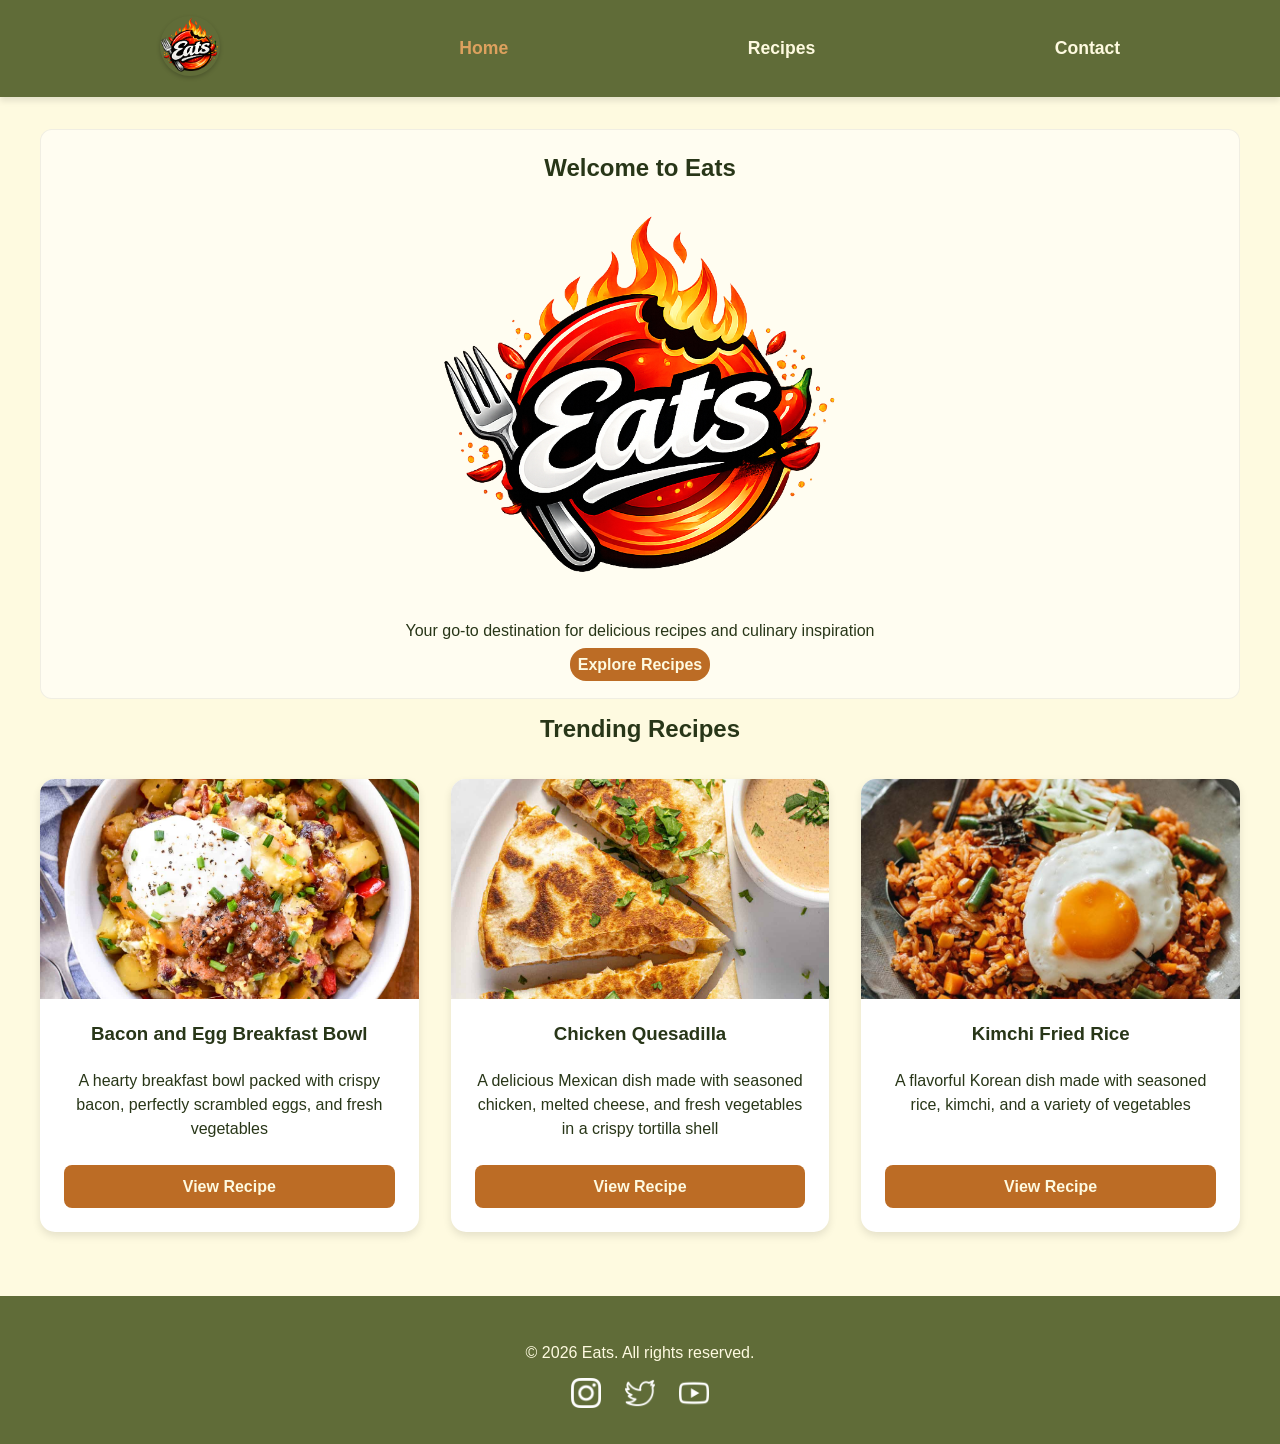
<file: index.html>
<!DOCTYPE html>
<html lang="en">
    <head>
        <meta charset="UTF-8">
        <meta name="viewport" content="width=device-width, initial-scale=1.0">
        <link rel="stylesheet" href="assets/css/styles.css">
        <title>Eats</title>
    </head>
    <body>
        <header>
            <nav aria-label="Primary">
                <a href="index.html" class="logo-link">
                    <img src="assets/images/logo.png" alt="Eats Logo" id="nav-logo">
                </a>
                <a href="index.html" class="active">Home</a>
                <a href="recipes.html">Recipes</a>
                <a href="contact.html">Contact</a>
            </nav>
        </header>

        <main>
            <section class="hero">
                <h1>Welcome to Eats</h1>
                <img src="assets/images/logo.png" alt="Eats Logo" id="index-logo">
                <p>Your go-to destination for delicious recipes and culinary inspiration</p>
                <a href="recipes.html" class="btn">Explore Recipes</a>
            </section>

            <section class="trending-recipes">
                <h2>Trending Recipes</h2>
                
                <div class="recipe-grid">
                    
                    <article class="recipe-card">
                        <img src="assets/images/breakfast-bowl.jpg" alt="Bacon and Egg Breakfast Bowl" class="recipe-card-image">
                        <div class="card-content">
                            <h3 class="recipe-card-title">Bacon and Egg Breakfast Bowl</h3>
                            <p class="recipe-card-description">A hearty breakfast bowl packed with crispy bacon, perfectly scrambled eggs, and fresh vegetables</p>
                            <a href="bacon-and-egg-breakfast-bowl.html" class="recipe-card-btn">View Recipe</a>
                        </div>
                    </article>

                    <article class="recipe-card">
                        <img src="assets/images/chicken-quesadilla.jpg" alt="Chicken Quesadilla" class="recipe-card-image">
                        <div class="card-content">
                            <h3 class="recipe-card-title">Chicken Quesadilla</h3>
                            <p class="recipe-card-description">A delicious Mexican dish made with seasoned chicken, melted cheese, and fresh vegetables in a crispy tortilla shell</p>
                            <a href="chicken-quesadilla.html" class="recipe-card-btn">View Recipe</a>
                        </div>
                    </article>
                    
                    <article class="recipe-card">
                        <img src="assets/images/kimchi-fried-rice.jpg" alt="Kimchi Fried Rice" class="recipe-card-image">
                        <div class="card-content">
                            <h3 class="recipe-card-title">Kimchi Fried Rice</h3>
                            <p class="recipe-card-description">A flavorful Korean dish made with seasoned rice, kimchi, and a variety of vegetables</p>
                            <a href="kimchi-fried-rice.html" class="recipe-card-btn">View Recipe</a>
                        </div>
                    </article>

                </div>
                </section>
        </main>

        <footer>
            <p>&copy; 2026 Eats. All rights reserved.</p>
            <a href="https://www.instagram.com" target="_blank" rel="noopener noreferrer" aria-label="Visit Eats on Instagram">
                <img src="assets/images/icon-instagram.png" alt="Instagram Icon" class="footer-icon">
            </a>
            <a href="https://www.twitter.com" target="_blank" rel="noopener noreferrer" aria-label="Visit Eats on X (Twitter)">
                <img src="assets/images/icon-twitter.png" alt="Twitter Icon" class="footer-icon">
            </a>
            <a href="https://www.youtube.com" target="_blank" rel="noopener noreferrer" aria-label="Visit Eats on YouTube">
                <img src="assets/images/icon-youtube.png" alt="YouTube Icon" class="footer-icon">
            </a>
        </footer>
    </body>
</html>
</file>
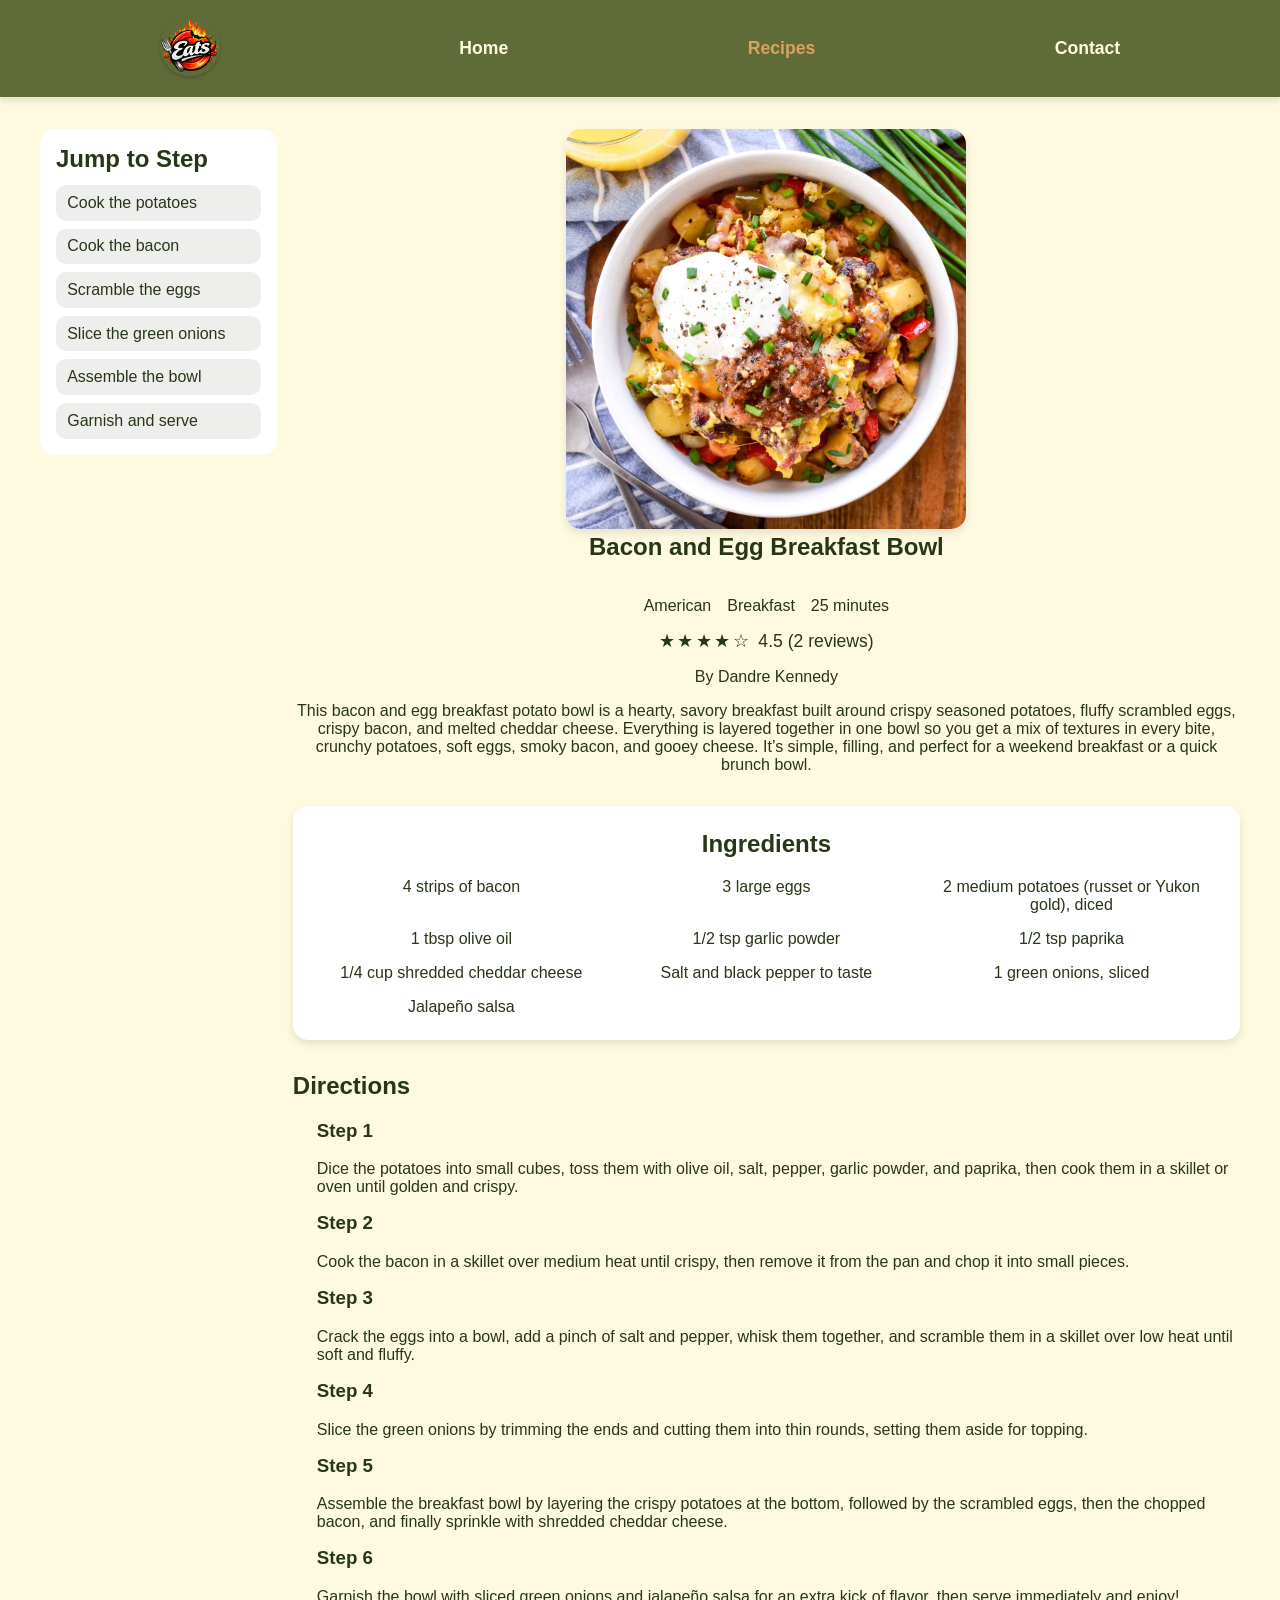
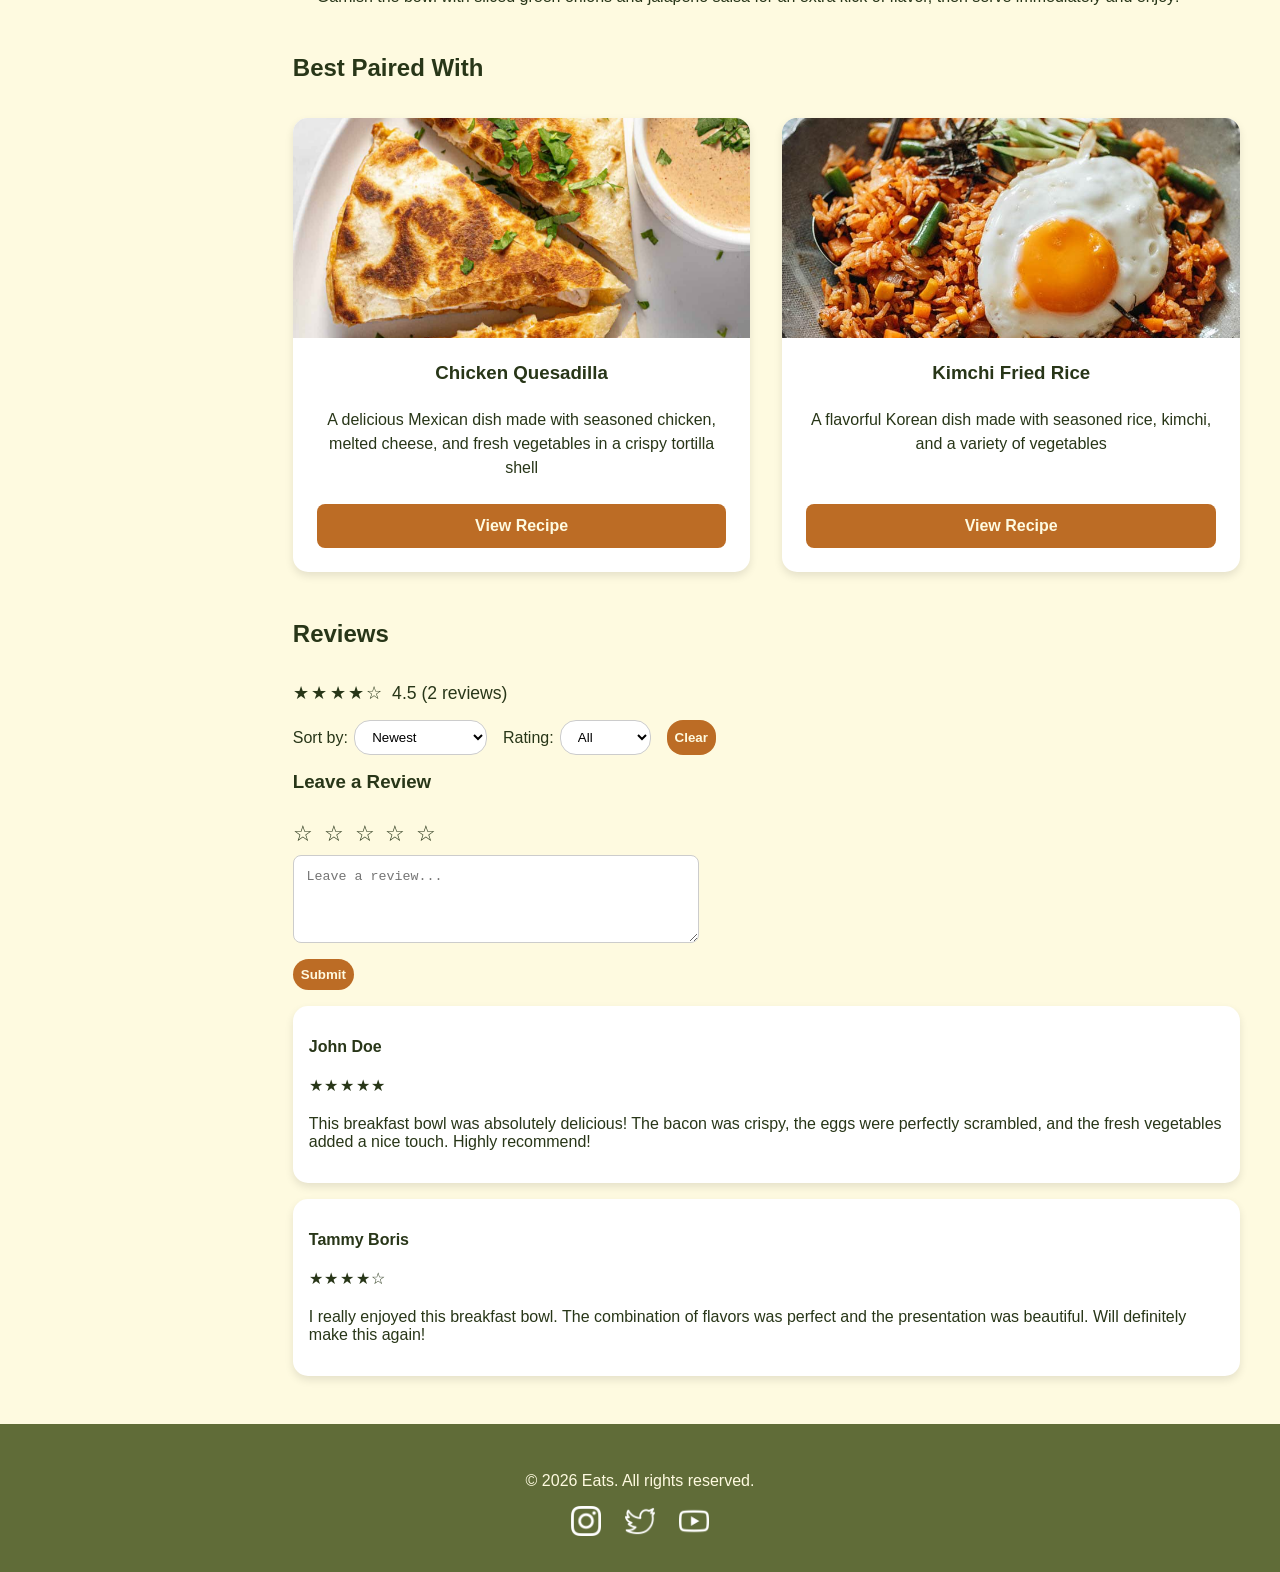
<file: bacon-and-egg-breakfast-bowl.html>
<!DOCTYPE html>
<html lang="en">
    <head>
        <meta charset="UTF-8">
        <meta name="viewport" content="width=device-width, initial-scale=1.0">
        <link rel="stylesheet" href="assets/css/styles.css">
        <title>Bacon and Egg Breakfast Bowl - Eats</title>
    </head>

    <body>
        <header>
            <nav aria-label="Primary">
                <a href="index.html" class="logo-link">
                    <img src="assets/images/logo.png" alt="Eats Logo" id="nav-logo">
                </a>
                <a href="index.html">Home</a>
                <a href="recipes.html" class="active">Recipes</a>
                <a href="contact.html">Contact</a>
            </nav>
        </header>

        <main>
            <div class="recipe-pages-layout">
                <div class="recipe-content">
                    <section class="hero-section">
                        <img src="assets/images/breakfast-bowl.jpg" alt="Bacon and Egg Breakfast Bowl" class="hero-image">
                        <h1 class="recipe-title">Bacon and Egg Breakfast Bowl</h1>

                        <div class="recipe-details">
                            <p class="recipe-cuisine">American</p>
                            <p class="recipe-type">Breakfast</p>
                            <p class="recipe-time">25 minutes</p>
                        </div>
                        
                        <div class="rating-display">
                            ★★★★☆
                            <span class="rating-count">4.5 (2 reviews)</span>
                        </div>
                        
                        <p class="recipe-author">By Dandre Kennedy</p>
                        <p class="recipe-description">This bacon and egg breakfast potato bowl is a hearty, savory breakfast built around crispy seasoned potatoes, fluffy scrambled eggs, crispy bacon, and melted cheddar cheese. 
                            Everything is layered together in one bowl so you get a mix of textures in every bite, crunchy potatoes, soft eggs, smoky bacon, and gooey cheese. 
                            It’s simple, filling, and perfect for a weekend breakfast or a quick brunch bowl.</p>

                        <div class="ingredients-container">
                            <h2>Ingredients</h2>

                            <ul class="ingredients-list">
                                <li>4 strips of bacon</li>
                                <li>3 large eggs</li>
                                <li>2 medium potatoes (russet or Yukon gold), diced</li>
                                <li>1 tbsp olive oil</li>
                                <li>1/2 tsp garlic powder</li>
                                <li>1/2 tsp paprika</li>
                                <li>1/4 cup shredded cheddar cheese</li>
                                <li>Salt and black pepper to taste</li>
                                <li>1 green onions, sliced</li>
                                <li>Jalapeño salsa</li>
                            </ul>
                        </div>
                    </section>

                    <section class="directions-section">
                        <h2>Directions</h2>
                        <ol class="directions-list">
                            <li id="step-1">
                                <h3>Step 1</h3>
                                <p>Dice the potatoes into small cubes, toss them with olive oil, salt, pepper, garlic powder, and paprika, then cook them in a skillet or oven until golden and crispy.</p>
                            </li>

                            <li id="step-2">
                                <h3>Step 2</h3>
                                <p>Cook the bacon in a skillet over medium heat until crispy, then remove it from the pan and chop it into small pieces.</p>
                            </li>

                            <li id="step-3">
                                <h3>Step 3</h3>
                                <p>Crack the eggs into a bowl, add a pinch of salt and pepper, whisk them together, and scramble them in a skillet over low heat until soft and fluffy.</p>
                            </li>

                            <li id="step-4">
                                <h3>Step 4</h3>
                                <p>Slice the green onions by trimming the ends and cutting them into thin rounds, setting them aside for topping.</p>
                            </li>

                            <li id="step-5">
                                <h3>Step 5</h3>
                                <p>Assemble the breakfast bowl by layering the crispy potatoes at the bottom, followed by the scrambled eggs, then the chopped bacon, and finally sprinkle with shredded cheddar cheese.</p>
                            </li>

                            <li id="step-6">
                                <h3>Step 6</h3>
                                <p>Garnish the bowl with sliced green onions and jalapeño salsa for an extra kick of flavor, then serve immediately and enjoy!</p>
                            </li>
                        </ol>
                    </section>
                    
                    <section class="recommendation-section">
                        <h2>Best Paired With</h2>
                        
                        <div class="recipe-grid">
                            <article class="recipe-card">
                                <img src="assets/images/chicken-quesadilla.jpg" alt="Chicken Quesadilla" class ="recipe-card-image">
                                
                                <div class="card-content">
                                    <h3 class="recipe-card-title">Chicken Quesadilla</h3>
                                    <p class="recipe-card-description">A delicious Mexican dish made with seasoned chicken, melted cheese, and fresh vegetables in a crispy tortilla shell</p>
                                    <a href="chicken-quesadilla.html" class="recipe-card-btn">View Recipe</a>
                                </div>
                            </article>

                            <article class="recipe-card">
                                <img src="assets/images/kimchi-fried-rice.jpg" alt="Kimchi Fried Rice" class ="recipe-card-image">
                                
                                <div class="card-content">
                                    <h3 class="recipe-card-title">Kimchi Fried Rice</h3>
                                    <p class="recipe-card-description">A flavorful Korean dish made with seasoned rice, kimchi, and a variety of vegetables</p>
                                    <a href="kimchi-fried-rice.html" class="recipe-card-btn">View Recipe</a>
                                </div>
                            </article>
                        </div>
                    </section>

                    <section class="ratings-section">
                        
                        <h2>Reviews</h2>

                        <div class="rating-display">
                            ★★★★☆
                            <span class="rating-count">4.5 (2 reviews)</span>
                        </div>

                        <div class="filters">

                            <div class="filter-group">
                                <label for="review-select">Sort by:</label>
                                <select id="review-select" name="review-select">
                                    <option value="newest">Newest</option>
                                    <option value="oldest">Oldest</option>
                                    <option value="highest-rated">Highest Rated</option>
                                    <option value="lowest-rated">Lowest Rated</option>
                                </select>
                            </div>

                            <div class="filter-group">
                                <label for="star-select">Rating:</label>
                                <select id="star-select" name="star-select">
                                    <option value="5">All</option>
                                    <option value="5">5 Stars</option>
                                    <option value="4">4 Stars</option>
                                    <option value="3">3 Stars</option>
                                    <option value="2">2 Stars</option>
                                    <option value="1">1 Star</option>
                                </select>
                            </div>

                            <button class="clear-filter">Clear</button>
                        </div>

                        <div class="leave-review">
                            <h3>Leave a Review</h3>
                            <div class="rating">
                                <span>☆</span>
                                <span>☆</span>
                                <span>☆</span>
                                <span>☆</span>
                                <span>☆</span>
                            </div>

                            <form class="review-form" aria-label="Leave a review form">
                                <textarea id="review-text-area" name="review-text-area" rows="4" placeholder="Leave a review..."></textarea>
                                <button type="submit" class="submit">Submit</button>
                            </form>
                        </div>

                        <div class="review-container">
                            <div class="review-card">
                                <p class="reviewer-name">John Doe</p>
                                <div class="rating-display">★★★★★</div>
                                <p class="review-text">This breakfast bowl was absolutely delicious! The bacon was crispy, the eggs were perfectly scrambled, and the fresh vegetables added a nice touch. Highly recommend!</p>
                            </div>

                            <div class="review-card">
                                <p class="reviewer-name">Tammy Boris</p>
                                <div class="rating-display">★★★★☆</div>
                                <p class="review-text">I really enjoyed this breakfast bowl. The combination of flavors was perfect and the presentation was beautiful. Will definitely make this again!</p>
                            </div>
                        </div>
                    </section>
                </div>

                <aside>
                    <div class="steps-links">
                        <h2>Jump to Step</h2>
                        <ol>
                            <li><a href="#step-1">Cook the potatoes</a></li>
                            <li><a href="#step-2">Cook the bacon</a></li>
                            <li><a href="#step-3">Scramble the eggs</a></li>
                            <li><a href="#step-4">Slice the green onions</a></li>
                            <li><a href="#step-5">Assemble the bowl</a></li>
                            <li><a href="#step-6">Garnish and serve</a></li>
                        </ol>
                    </div>
                </aside>
            </div>
        </main>

        <footer>
            <p>&copy; 2026 Eats. All rights reserved.</p>
            <a href="https://www.instagram.com" target="_blank" rel="noopener noreferrer" aria-label="Visit Eats on Instagram">
                <img src="assets/images/icon-instagram.png" alt="Instagram Icon" class="footer-icon">
            </a>
            <a href="https://www.twitter.com" target="_blank" rel="noopener noreferrer" aria-label="Visit Eats on X (Twitter)">
                <img src="assets/images/icon-twitter.png" alt="Twitter Icon" class="footer-icon">
            </a>
            <a href="https://www.youtube.com" target="_blank" rel="noopener noreferrer" aria-label="Visit Eats on YouTube">
                <img src="assets/images/icon-youtube.png" alt="YouTube Icon" class="footer-icon">
            </a>
        </footer>
    </body>
</html>
</file>
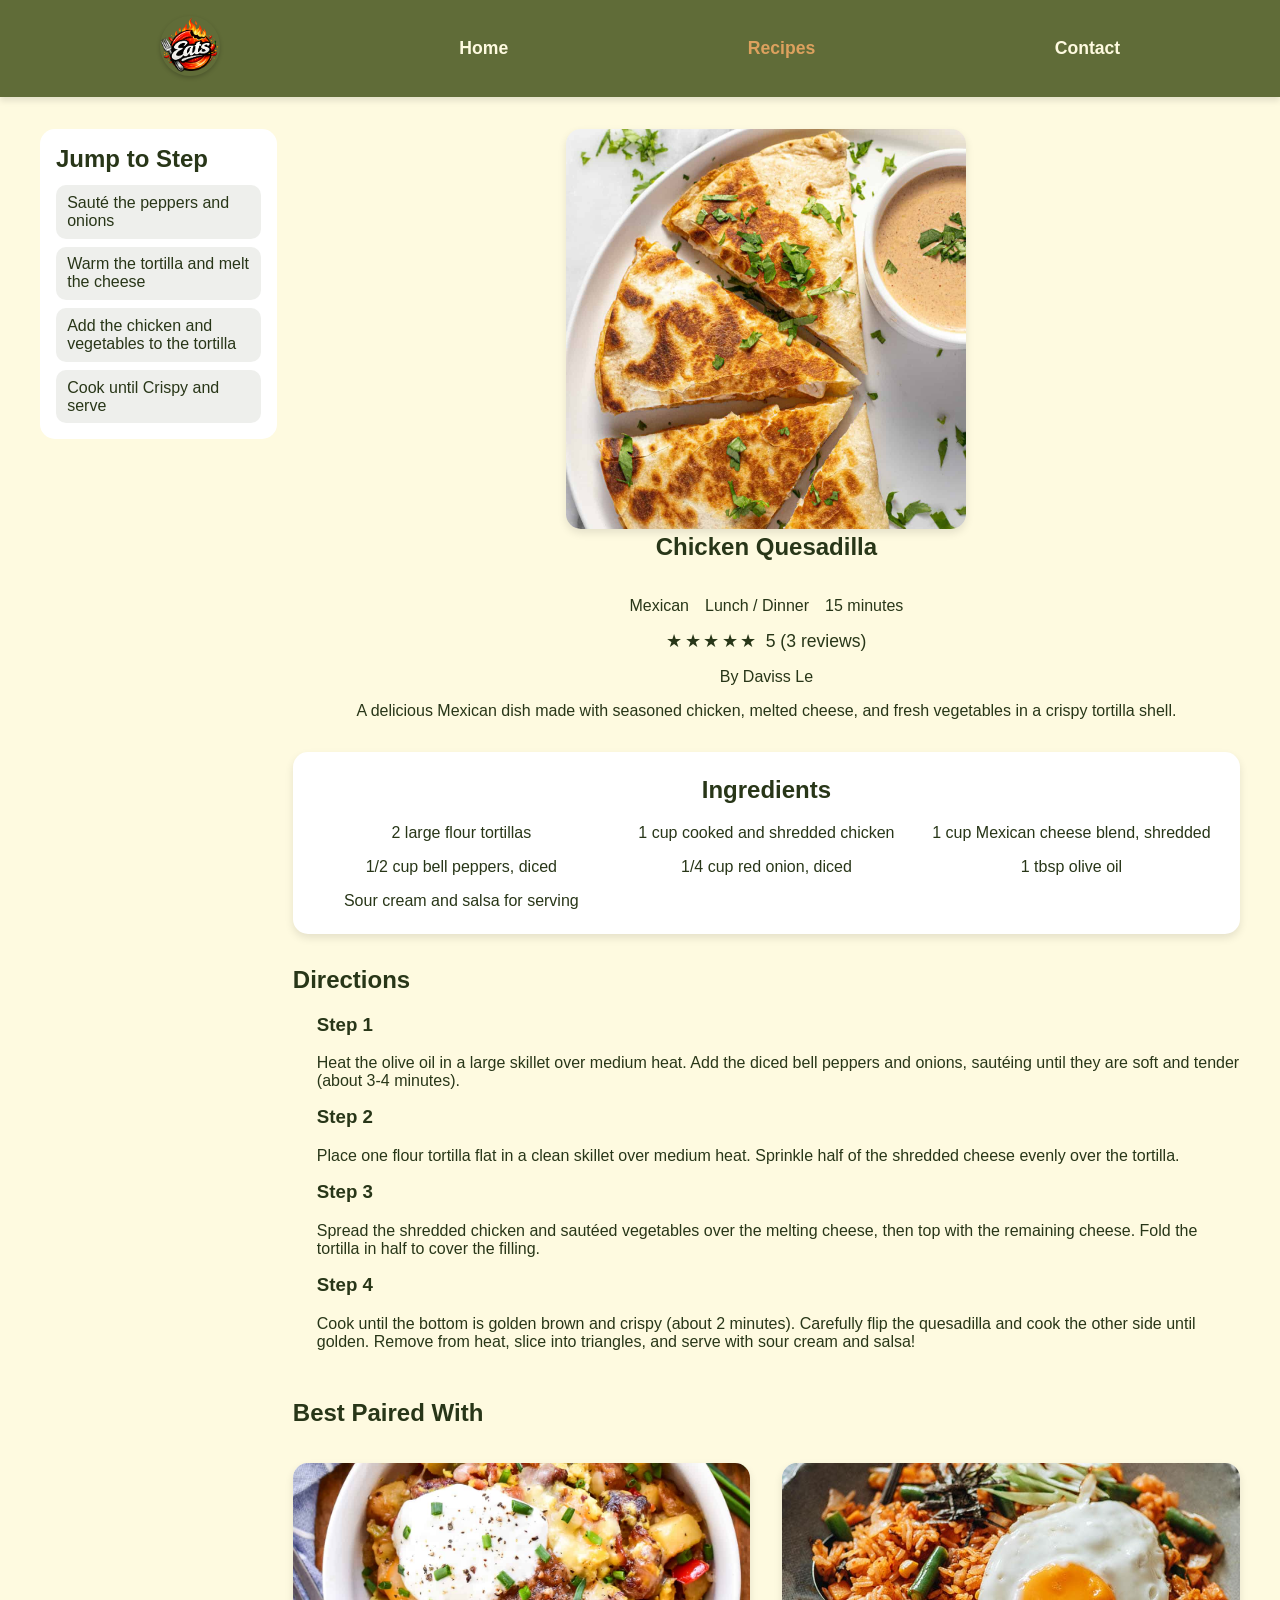
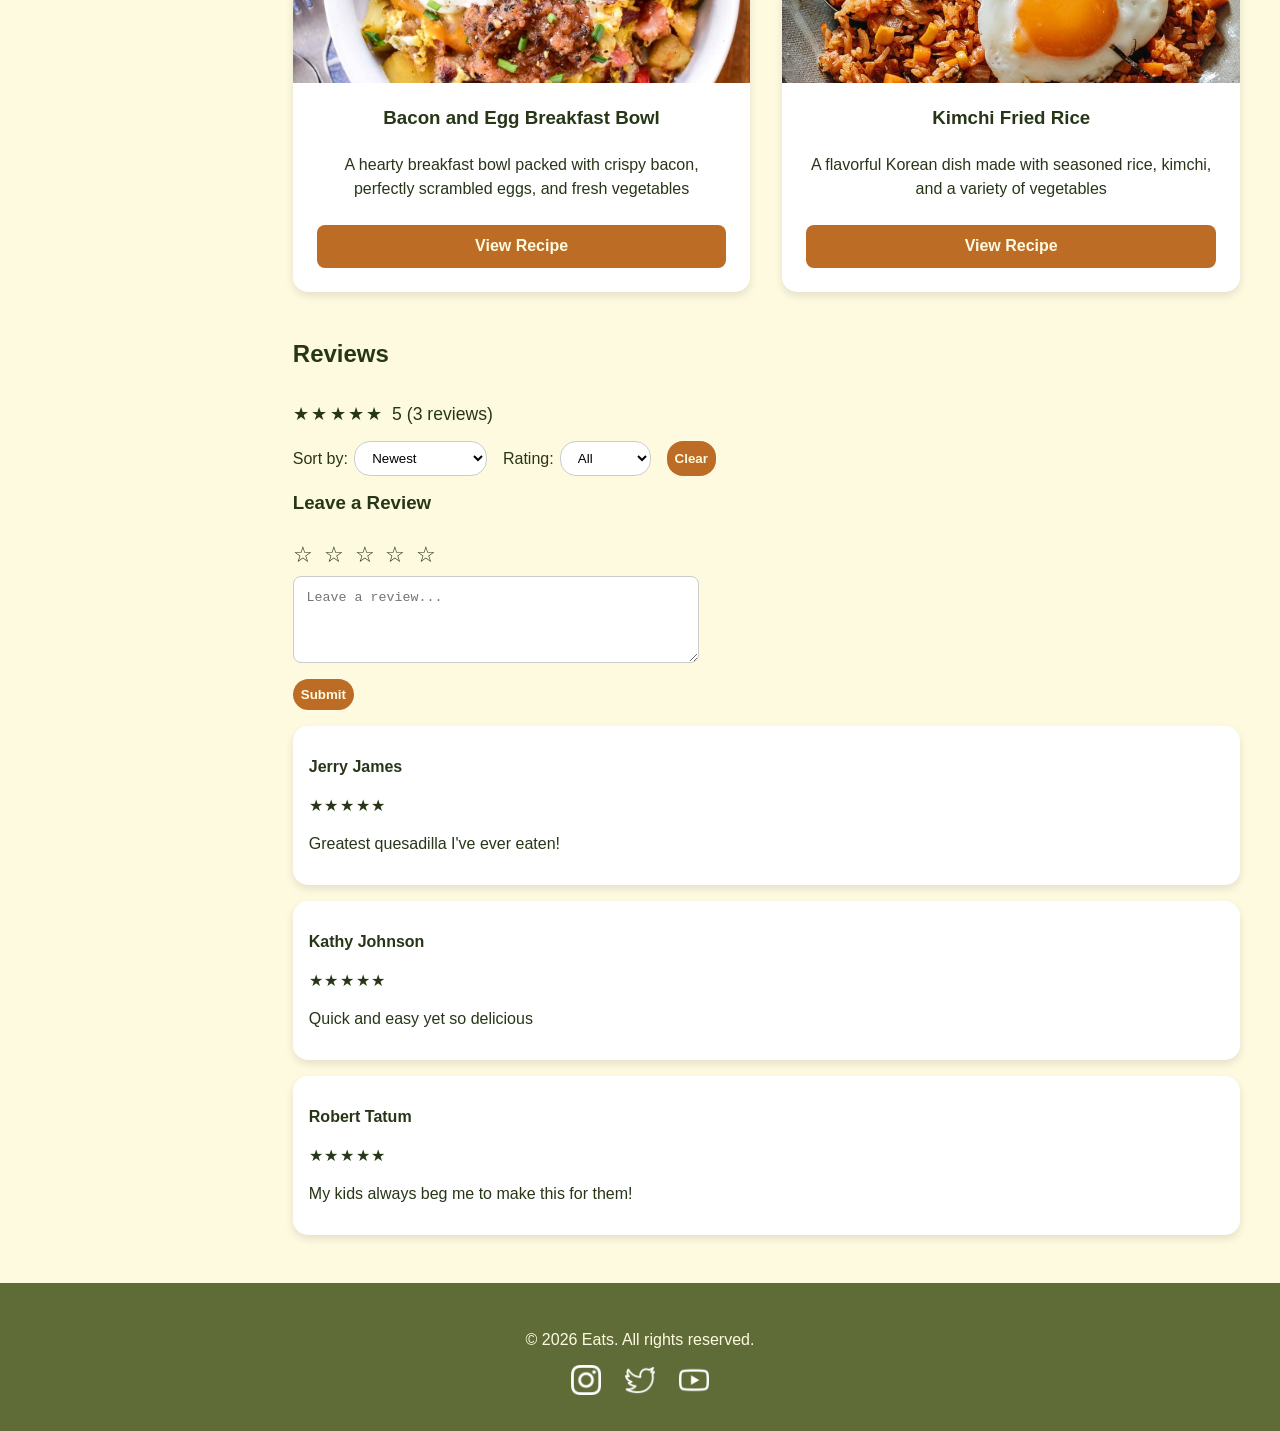
<file: chicken-quesadilla.html>
<!DOCTYPE html>
<html lang="en">
    <head>
        <meta charset="UTF-8">
        <meta name="viewport" content="width=device-width, initial-scale=1.0">
        <link rel="stylesheet" href="assets/css/styles.css">
        <title>Chicken Quesadilla - Eats</title>
    </head>

    <body>
        <header>
            <nav>
                <a href="index.html" class="logo-link">
                    <img src="assets/images/logo.png" alt="Eats Logo" id="nav-logo">
                </a>
                <a href="index.html">Home</a>
                <a href="recipes.html" class="active">Recipes</a>
                <a href="contact.html">Contact</a>
            </nav>
        </header>

        <main>
            <div class="recipe-pages-layout">
                <div class="recipe-content">
                    <section class="hero-section">
                        <img src="assets/images/chicken-quesadilla.jpg" alt="Chicken Quesadilla" class="hero-image">
                        <h1 class="recipe-title">Chicken Quesadilla</h1>

                        <div class="recipe-details">
                            <p class="recipe-cuisine">Mexican</p>
                            <p class="recipe-type">Lunch / Dinner</p>
                            <p class="recipe-time">15 minutes</p>
                        </div>

                        <div class="rating-display">
                            ★★★★★
                            <span class="rating-count">5 (3 reviews)</span>
                        </div>

                        <p class="recipe-author">By Daviss Le</p>
                        <p class="recipe-description">A delicious Mexican dish made with seasoned chicken, melted cheese, and fresh vegetables in a crispy tortilla shell.</p>

                        <div class="ingredients-container">
                            <h2>Ingredients</h2>
                            <ul class="ingredients-list">
                                <li>2 large flour tortillas</li>
                                <li>1 cup cooked and shredded chicken</li>
                                <li>1 cup Mexican cheese blend, shredded</li>
                                <li>1/2 cup bell peppers, diced</li>
                                <li>1/4 cup red onion, diced</li>
                                <li>1 tbsp olive oil</li>
                                <li>Sour cream and salsa for serving</li>
                            </ul>
                        </div>
                    </section>

                    <section class="directions-section">
                        <h2>Directions</h2>
                        <ol class="directions-list">
                            <li id="step-1">
                                <h3>Step 1</h3>
                                <p>Heat the olive oil in a large skillet over medium heat. Add the diced bell peppers and onions, sautéing until they are soft and tender (about 3-4 minutes).</p>
                            </li>

                            <li id="step-2">
                                <h3>Step 2</h3>
                                <p>Place one flour tortilla flat in a clean skillet over medium heat. Sprinkle half of the shredded cheese evenly over the tortilla.</p>
                            </li>

                            <li id="step-3">
                                <h3>Step 3</h3>
                                <p>Spread the shredded chicken and sautéed vegetables over the melting cheese, then top with the remaining cheese. Fold the tortilla in half to cover the filling.</p>
                            </li>

                            <li id="step-4">
                                <h3>Step 4</h3>
                                <p>Cook until the bottom is golden brown and crispy (about 2 minutes). Carefully flip the quesadilla and cook the other side until golden. Remove from heat, slice into triangles, and serve with sour cream and salsa!</p>
                            </li>
                        </ol>
                    </section>
                    
                    <section class="recommendation-section">
                        <h2>Best Paired With</h2>
                        
                        <div class="recipe-grid">
                            <article class="recipe-card">
                                <img src="assets/images/breakfast-bowl.jpg" alt="Breakfast Bowl" class ="recipe-card-image">
                                <div class="card-content">
                                    <h3 class="recipe-card-title">Bacon and Egg Breakfast Bowl</h3>
                                    <p class="recipe-card-description">A hearty breakfast bowl packed with crispy bacon, perfectly scrambled eggs, and fresh vegetables</p>
                                    <a href="bacon-and-egg-breakfast-bowl.html" class="recipe-card-btn">View Recipe</a>
                                </div>
                            </article>

                            <article class="recipe-card">
                                <img src="assets/images/kimchi-fried-rice.jpg" alt="Kimchi Fried Rice" class ="recipe-card-image">
                                <div class="card-content">
                                    <h3 class="recipe-card-title">Kimchi Fried Rice</h3>
                                    <p class="recipe-card-description">A flavorful Korean dish made with seasoned rice, kimchi, and a variety of vegetables</p>
                                    <a href="kimchi-fried-rice.html" class="recipe-card-btn">View Recipe</a>
                                </div>
                            </article>
                        </div>
                    </section>

                    <section class="ratings-section">
                        
                        <h2>Reviews</h2>

                        <div class="rating-display">
                            ★★★★★
                            <span class="rating-count">5 (3 reviews)</span>
                        </div>

                        <div class="filters">

                            <div class="filter-group">
                                <label for="review-select">Sort by:</label>
                                <select id="review-select" name="review-select">
                                    <option value="newest">Newest</option>
                                    <option value="oldest">Oldest</option>
                                    <option value="highest-rated">Highest Rated</option>
                                    <option value="lowest-rated">Lowest Rated</option>
                                </select>
                            </div>

                            <div class="filter-group">
                                <label for="star-select">Rating:</label>
                                <select id="star-select" name="star-select">
                                    <option value="5">All</option>
                                    <option value="5">5 Stars</option>
                                    <option value="4">4 Stars</option>
                                    <option value="3">3 Stars</option>
                                    <option value="2">2 Stars</option>
                                    <option value="1">1 Star</option>
                                </select>
                            </div>

                            <button class="clear-filter">Clear</button>
                        </div>

                        <div class="leave-review">
                            <h3>Leave a Review</h3>
                            <div class="rating">
                                <span>☆</span>
                                <span>☆</span>
                                <span>☆</span>
                                <span>☆</span>
                                <span>☆</span>
                            </div>

                            <form class="review-form" aria-label="Leave a review form">
                                <textarea id="review-text-area" name="review-text-area" rows="4" placeholder="Leave a review..."></textarea>
                                <button type="submit" class="submit">Submit</button>
                            </form>
                        </div>

                        <div class="review-container">
                            <div class="review-card">
                                <p class="reviewer-name">Jerry James</p>
                                <div class="rating-display">★★★★★</div>
                                <p class="review-text">Greatest quesadilla I've ever eaten!</p>
                            </div>

                            <div class="review-card">
                                <p class="reviewer-name">Kathy Johnson</p>
                                <div class="rating-display">★★★★★</div>
                                <p class="review-text">Quick and easy yet so delicious</p>
                            </div>

                            <div class="review-card">
                                <p class="reviewer-name">Robert Tatum</p>
                                <div class="rating-display">★★★★★</div>
                                <p class="review-text">My kids always beg me to make this for them!</p>
                            </div>
                        </div>
                    </section>
                </div>

                <aside>
                    <div class="steps-links">
                        <h2>Jump to Step</h2>
                        <ol>
                            <li><a href="#step-1">Sauté the peppers and onions</a></li>
                            <li><a href="#step-2">Warm the tortilla and melt the cheese</a></li>
                            <li><a href="#step-3">Add the chicken and vegetables to the tortilla</a></li>
                            <li><a href="#step-4">Cook until Crispy and serve</a></li>
                        </ol>
                    </div>
                </aside>
            </div>
        </main>

        <footer>
            <p>&copy; 2026 Eats. All rights reserved.</p>
            <a href="https://www.instagram.com" target="_blank" rel="noopener noreferrer">
                <img src="assets/images/icon-instagram.png" alt="Instagram Icon" class="footer-icon">
            </a>
            <a href="https://www.twitter.com" target="_blank" rel="noopener noreferrer">
                <img src="assets/images/icon-twitter.png" alt="Twitter Icon" class="footer-icon">
            </a>
            <a href="https://www.youtube.com" target="_blank" rel="noopener noreferrer">
                <img src="assets/images/icon-youtube.png" alt="YouTube Icon" class="footer-icon">
            </a>
        </footer>
    </body>
</html>
</file>
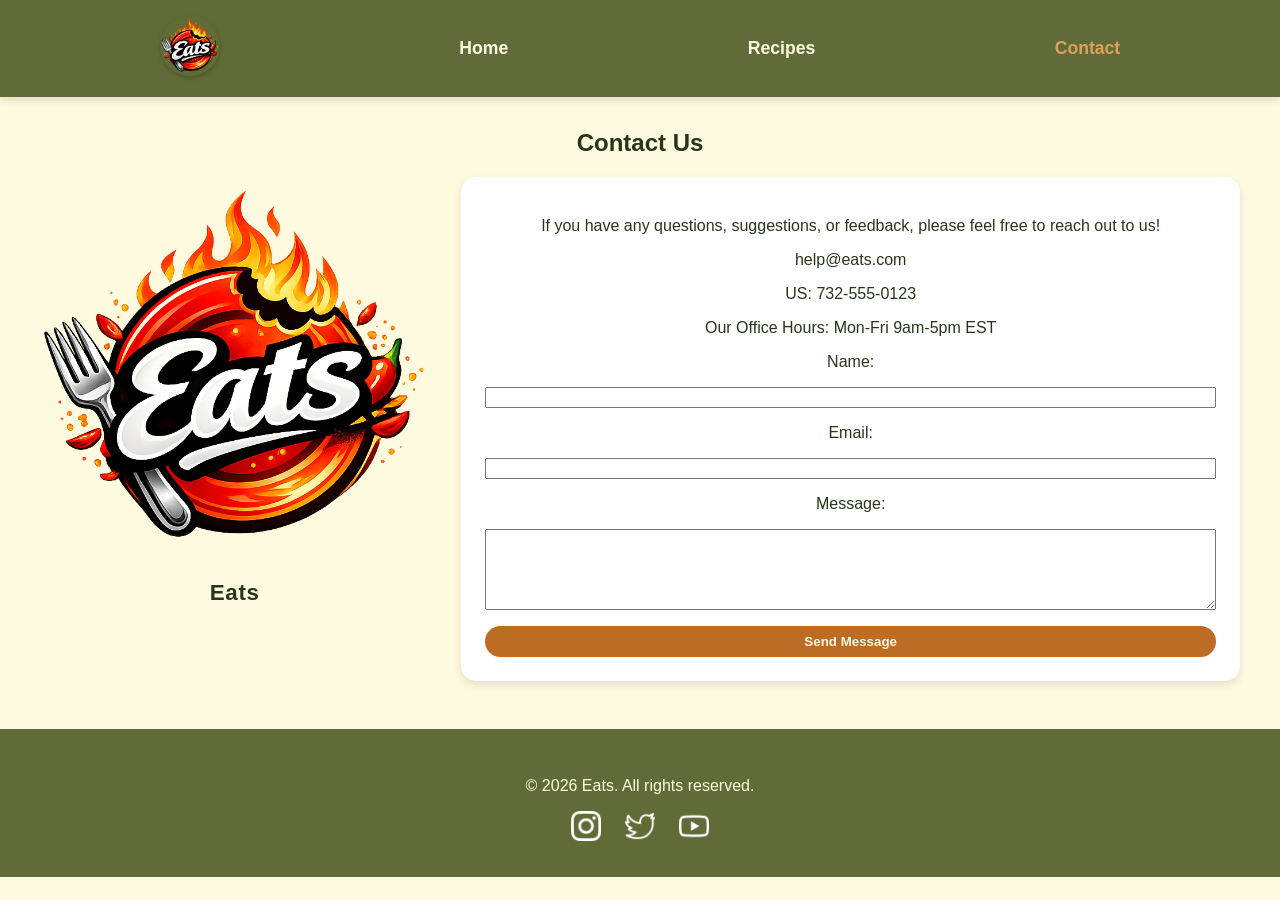
<file: contact.html>
<!DOCTYPE html>
<html lang="en">
    <head>
        <meta charset="UTF-8">
        <meta name="viewport" content="width=device-width, initial-scale=1.0">
        <link rel="stylesheet" href="assets/css/styles.css">
        <title>Contact - Eats</title>
    </head>
    <body>
        <header>
            <nav aria-label="Primary">
                <a href="index.html" class="logo-link">
                    <img src="assets/images/logo.png" alt="Eats Logo" id="nav-logo">
                </a>
                <a href="index.html">Home</a>
                <a href="recipes.html">Recipes</a>
                <a href="contact.html" class="active">Contact</a>
            </nav>
        </header>

        <main>
            <section class="contact-section">
                <h1>Contact Us</h1>

                <div class="contact-layout">
                    <div class="hero-contact">
                        <img src="assets/images/logo.png" alt="Eats logo" id="contact-logo">
                        <p class="contact-brand-name">Eats</p>
                    </div>
                    
                    <div class="contact-info">
                        <p>If you have any questions, suggestions, or feedback, please feel free to reach out to us!</p>
                        <p>help@eats.com</p>
                        <p>US: 732-555-0123</p>
                        <p>Our Office Hours: Mon-Fri 9am-5pm EST</p>

                        <form class="contact-form" aria-label="Contact form">
                            <label for="name">Name:</label>
                            <input type="text" id="name" name="name" required>

                            <label for="email">Email:</label>
                            <input type="email" id="email" name="email" required>

                            <label for="message">Message:</label>
                            <textarea id="message" name="message" rows="5" required></textarea>

                            <button type="submit">Send Message</button>
                        </form>
                    </div>
                </div>
            </section>
        </main>

        <footer>
            <p>&copy; 2026 Eats. All rights reserved.</p>
            <a href="https://www.instagram.com" target="_blank" rel="noopener noreferrer" aria-label="Visit Eats on Instagram">
                <img src="assets/images/icon-instagram.png" alt="Instagram Icon" class="footer-icon">
            </a>
            <a href="https://www.twitter.com" target="_blank" rel="noopener noreferrer" aria-label="Visit Eats on X (Twitter)">
                <img src="assets/images/icon-twitter.png" alt="Twitter Icon" class="footer-icon">
            </a>
            <a href="https://www.youtube.com" target="_blank" rel="noopener noreferrer" aria-label="Visit Eats on YouTube">
                <img src="assets/images/icon-youtube.png" alt="YouTube Icon" class="footer-icon">
            </a>
        </footer>
    </body>
</html>
</file>
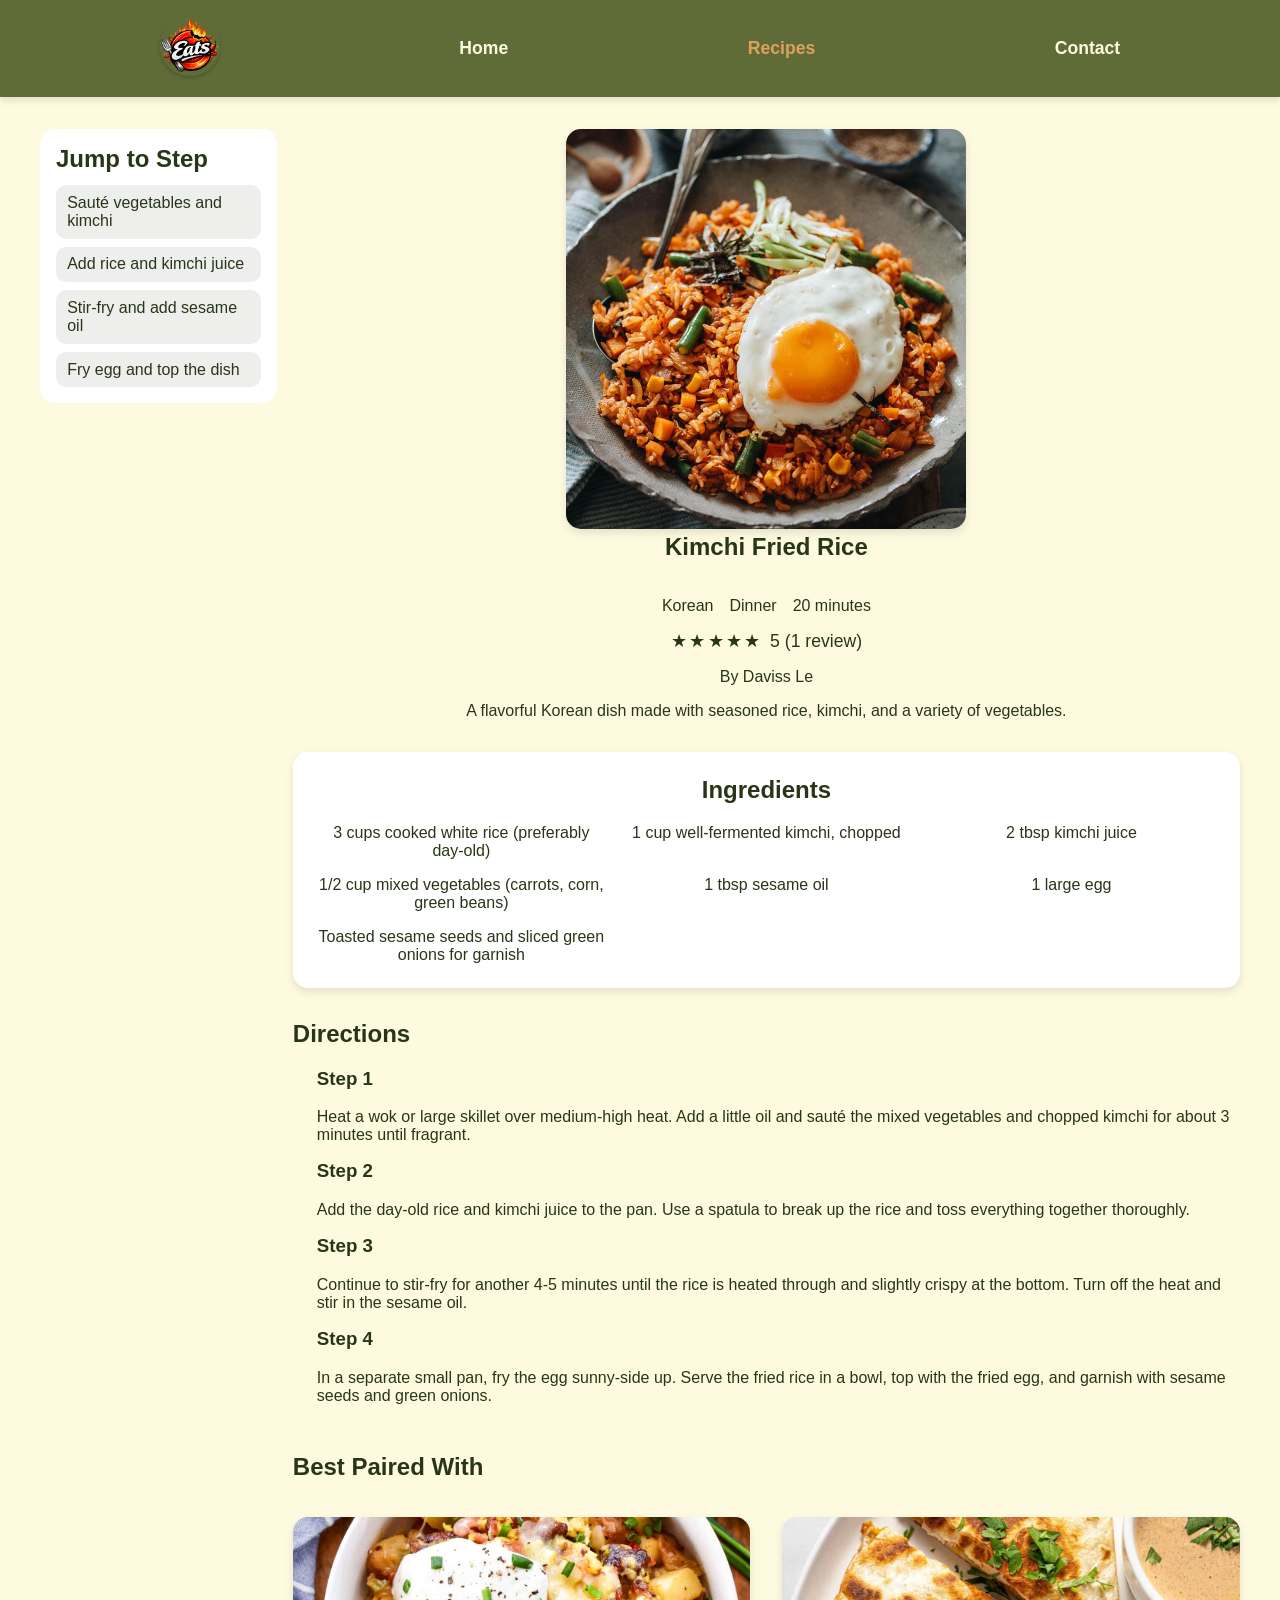
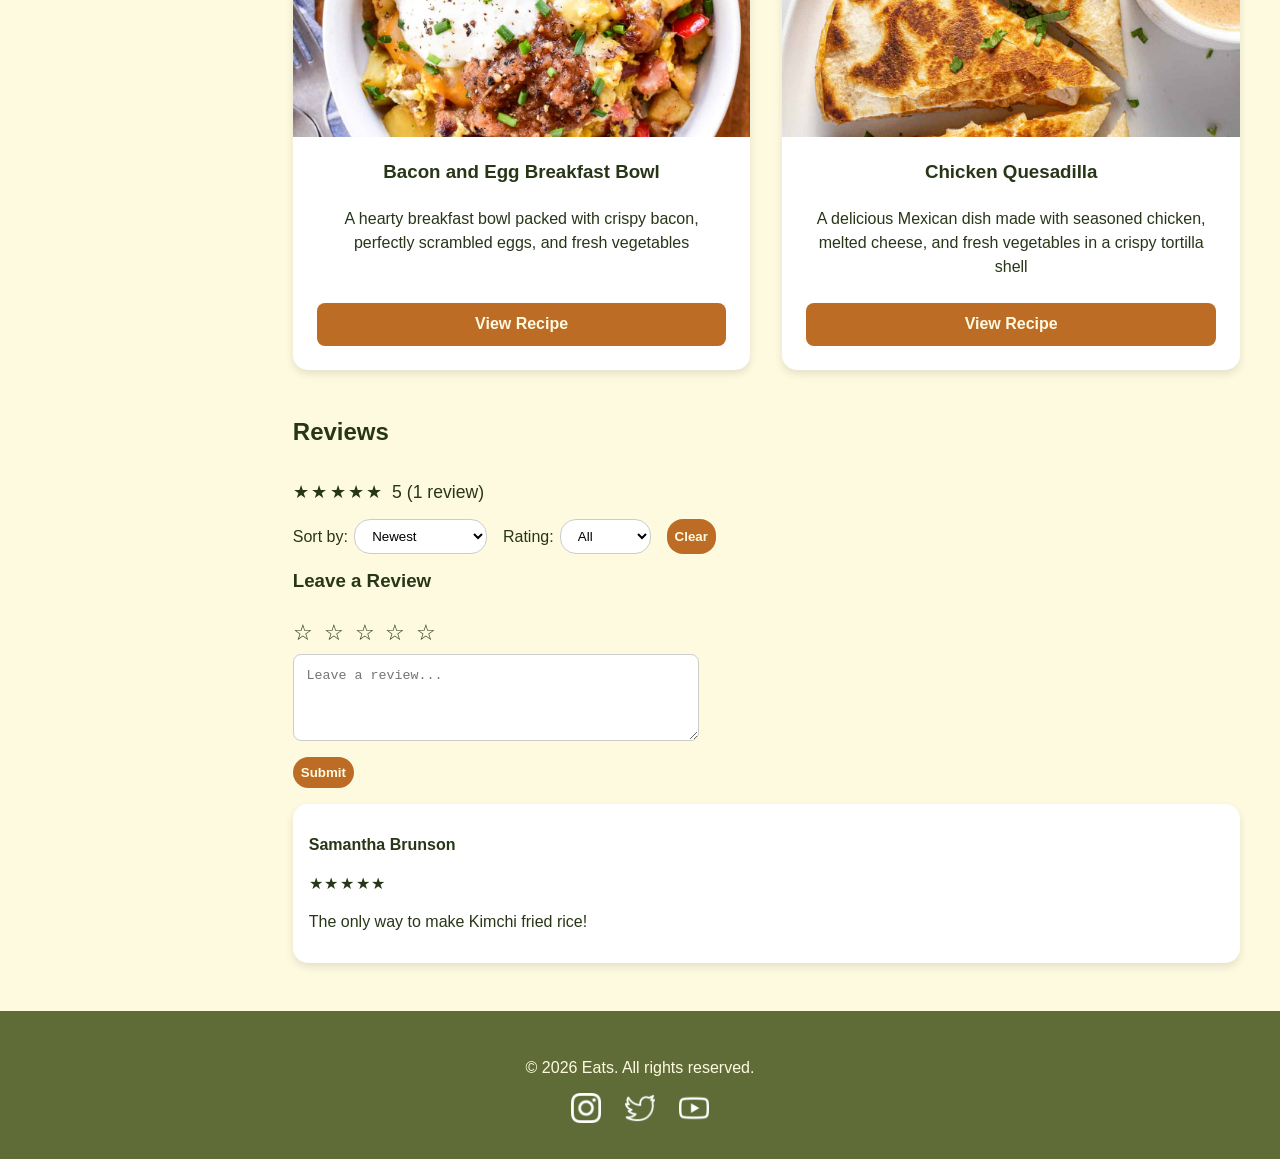
<file: kimchi-fried-rice.html>
<!DOCTYPE html>
<html lang="en">
    <head>
        <meta charset="UTF-8">
        <meta name="viewport" content="width=device-width, initial-scale=1.0">
        <link rel="stylesheet" href="assets/css/styles.css">
        <title>Kimchi Fried Rice - Eats</title>
    </head>

    <body>
        <header>
            <nav>
                <a href="index.html" class="logo-link">
                    <img src="assets/images/logo.png" alt="Eats Logo" id="nav-logo">
                </a>
                <a href="index.html">Home</a>
                <a href="recipes.html" class="active">Recipes</a>
                <a href="contact.html">Contact</a>
            </nav>
        </header>

        <main>
            <div class="recipe-pages-layout">
                <div class="recipe-content">
                    <section class="hero-section">
                        <img src="assets/images/kimchi-fried-rice.jpg" alt="Kimchi Fried Rice" class="hero-image">
                        <h1 class="recipe-title">Kimchi Fried Rice</h1>

                        <div class="recipe-details">
                            <p class="recipe-cuisine">Korean</p>
                            <p class="recipe-type">Dinner</p>
                            <p class="recipe-time">20 minutes</p>
                        </div>

                        <div class="rating-display">
                            ★★★★★
                            <span class="rating-count">5 (1 review)</span>
                        </div>

                        <p class="recipe-author">By Daviss Le</p>
                        <p class="recipe-description">A flavorful Korean dish made with seasoned rice, kimchi, and a variety of vegetables.</p>

                        <div class="ingredients-container">
                            <h2>Ingredients</h2>
                            <ul class="ingredients-list">
                                <li>3 cups cooked white rice (preferably day-old)</li>
                                <li>1 cup well-fermented kimchi, chopped</li>
                                <li>2 tbsp kimchi juice</li>
                                <li>1/2 cup mixed vegetables (carrots, corn, green beans)</li>
                                <li>1 tbsp sesame oil</li>
                                <li>1 large egg</li>
                                <li>Toasted sesame seeds and sliced green onions for garnish</li>
                            </ul>
                        </div>
                    </section>

                    <section class="directions-section">
                        <h2>Directions</h2>
                        <ol class="directions-list">
                            <li id="step-1">
                                <h3>Step 1</h3>
                                <p>Heat a wok or large skillet over medium-high heat. Add a little oil and sauté the mixed vegetables and chopped kimchi for about 3 minutes until fragrant.</p>
                            </li>

                            <li id="step-2">
                                <h3>Step 2</h3>
                                <p>Add the day-old rice and kimchi juice to the pan. Use a spatula to break up the rice and toss everything together thoroughly.</p>
                            </li>

                            <li id="step-3">
                                <h3>Step 3</h3>
                                <p>Continue to stir-fry for another 4-5 minutes until the rice is heated through and slightly crispy at the bottom. Turn off the heat and stir in the sesame oil.</p>
                            </li>

                            <li id="step-4">
                                <h3>Step 4</h3>
                                <p>In a separate small pan, fry the egg sunny-side up. Serve the fried rice in a bowl, top with the fried egg, and garnish with sesame seeds and green onions.</p>
                            </li>
                        </ol>
                    </section>
                    
                    <section class="recommendation-section">
                        <h2>Best Paired With</h2>
                        
                        <div class="recipe-grid">
                            <article class="recipe-card">
                                <img src="assets/images/breakfast-bowl.jpg" alt="Breakfast Bowl" class ="recipe-card-image">
                                <div class="card-content">
                                    <h3 class="recipe-card-title">Bacon and Egg Breakfast Bowl</h3>
                                    <p class="recipe-card-description">A hearty breakfast bowl packed with crispy bacon, perfectly scrambled eggs, and fresh vegetables</p>
                                    <a href="bacon-and-egg-breakfast-bowl.html" class="recipe-card-btn">View Recipe</a>
                                </div>
                            </article>

                            <article class="recipe-card">
                                <img src="assets/images/chicken-quesadilla.jpg" alt="Chicken Quesadilla" class ="recipe-card-image">
                                <div class="card-content">
                                    <h3 class="recipe-card-title">Chicken Quesadilla</h3>
                                    <p class="recipe-card-description">A delicious Mexican dish made with seasoned chicken, melted cheese, and fresh vegetables in a crispy tortilla shell</p>
                                    <a href="chicken-quesadilla.html" class="recipe-card-btn">View Recipe</a>
                                </div>
                            </article>
                        </div>
                    </section>

                    <section class="ratings-section">
                        
                        <h2>Reviews</h2>

                        <div class="rating-display">
                            ★★★★★
                            <span class="rating-count">5 (1 review)</span>
                        </div>

                        <div class="filters">

                            <div class="filter-group">
                                <label for="review-select">Sort by:</label>
                                <select id="review-select" name="review-select">
                                    <option value="newest">Newest</option>
                                    <option value="oldest">Oldest</option>
                                    <option value="highest-rated">Highest Rated</option>
                                    <option value="lowest-rated">Lowest Rated</option>
                                </select>
                            </div>

                            <div class="filter-group">
                                <label for="star-select">Rating:</label>
                                <select id="star-select" name="star-select">
                                    <option value="5">All</option>
                                    <option value="5">5 Stars</option>
                                    <option value="4">4 Stars</option>
                                    <option value="3">3 Stars</option>
                                    <option value="2">2 Stars</option>
                                    <option value="1">1 Star</option>
                                </select>
                            </div>

                            <button class="clear-filter">Clear</button>
                        </div>

                        <div class="leave-review">
                            <h3>Leave a Review</h3>
                            <div class="rating">
                                <span>☆</span>
                                <span>☆</span>
                                <span>☆</span>
                                <span>☆</span>
                                <span>☆</span>
                            </div>

                            <form class="review-form" aria-label="Leave a review form">
                                <textarea id="review-text-area" name="review-text-area" rows="4" placeholder="Leave a review..."></textarea>
                                <button type="submit" class="submit">Submit</button>
                            </form>
                        </div>

                        <div class="review-container">
                            <div class="review-card">
                                <p class="reviewer-name">Samantha Brunson</p>
                                <div class="rating-display">★★★★★</div>
                                <p class="review-text">The only way to make Kimchi fried rice!</p>
                            </div>
                        </div>
                    </section>
                </div>

                <aside>
                    <div class="steps-links">
                        <h2>Jump to Step</h2>
                        <ol>
                            <li><a href="#step-1">Sauté vegetables and kimchi</a></li>
                            <li><a href="#step-2">Add rice and kimchi juice</a></li>
                            <li><a href="#step-3">Stir-fry and add sesame oil</a></li>
                            <li><a href="#step-4">Fry egg and top the dish</a></li>
                        </ol>
                    </div>
                </aside>
            </div>
        </main>

        <footer>
            <p>&copy; 2026 Eats. All rights reserved.</p>
            <a href="https://www.instagram.com" target="_blank" rel="noopener noreferrer">
                <img src="assets/images/icon-instagram.png" alt="Instagram Icon" class="footer-icon">
            </a>
            <a href="https://www.twitter.com" target="_blank" rel="noopener noreferrer">
                <img src="assets/images/icon-twitter.png" alt="Twitter Icon" class="footer-icon">
            </a>
            <a href="https://www.youtube.com" target="_blank" rel="noopener noreferrer">
                <img src="assets/images/icon-youtube.png" alt="YouTube Icon" class="footer-icon">
            </a>
        </footer>
    </body>
</html>
</file>
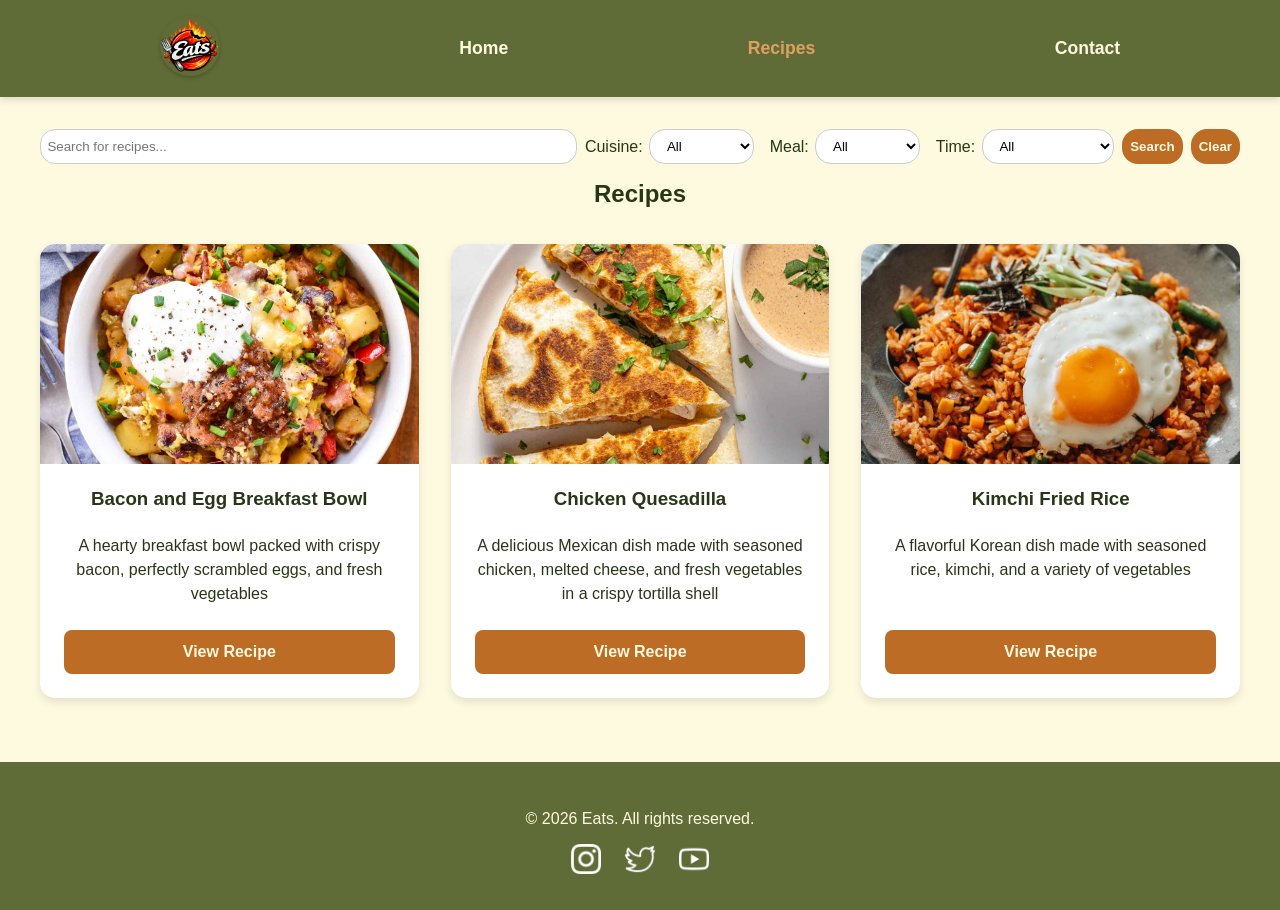
<file: recipes.html>
<!DOCTYPE html>
<html lang="en">
    <head>
        <meta charset="UTF-8">
        <meta name="viewport" content="width=device-width, initial-scale=1.0">
        <link rel="stylesheet" href="assets/css/styles.css">
        <title>Recipes - Eats</title>
    </head>
    <body>
        <header>
            <nav aria-label="Primary">
                <a href="index.html" class="logo-link">
                    <img src="assets/images/logo.png" alt="Eats Logo" id="nav-logo">
                </a>
                <a href="index.html">Home</a>
                <a href="recipes.html" class="active">Recipes</a>
                <a href="contact.html">Contact</a>
            </nav>
        </header>

        <main>
            <form class="search-filters" aria-label="Recipe search and filters">
                <input type="text" id="search-input" placeholder="Search for recipes..." aria-label="Search recipes">

                <div class="filters">
                    <div class="filter-group">
                        <label for="cuisine-filter">Cuisine:</label>
                        <select id="cuisine-filter">
                            <option value="all">All</option>
                            <option value="american">American</option>
                            <option value="mexican">Mexican</option>
                            <option value="korean">Korean</option>
                        </select>
                    </div>

                    <div class="filter-group">
                        <label for="meal-filter">Meal:</label>
                        <select id="meal-filter">
                            <option value="all">All</option>
                            <option value="breakfast">Breakfast</option>
                            <option value="lunch">Lunch</option>
                            <option value="dinner">Dinner</option>
                        </select>
                    </div>

                    <div class="filter-group">
                        <label for="cook-time-filter">Time:</label>
                        <select id="cook-time-filter">
                            <option value="all">All</option>
                            <option value="quick">&lt; 30 minutes</option>
                            <option value="medium">30-60 minutes</option>
                            <option value="slow">60 minutes+</option>
                        </select>
                    </div>
                </div>

                <button type="submit">Search</button>
                <button type="button" class="clear-filter">Clear</button>
            </form>

            <section class="recipe-section">
                <h2>Recipes</h2>

                <div class="recipe-grid">

                    <article class="recipe-card">
                        <img src="assets/images/breakfast-bowl.jpg" alt="Bacon and Egg Breakfast Bowl" class ="recipe-card-image">
                        <div class="card-content">
                            <h3 class="recipe-card-title">Bacon and Egg Breakfast Bowl</h3>
                            <p class="recipe-card-description">A hearty breakfast bowl packed with crispy bacon, perfectly scrambled eggs, and fresh vegetables</p>
                            <a href="bacon-and-egg-breakfast-bowl.html" class="recipe-card-btn">View Recipe</a>
                        </div>
                    </article>

                    <article class="recipe-card">
                        <img src="assets/images/chicken-quesadilla.jpg" alt="Chicken Quesadilla" class ="recipe-card-image">
                        <div class="card-content">
                            <h3 class="recipe-card-title">Chicken Quesadilla</h3>
                            <p class="recipe-card-description">A delicious Mexican dish made with seasoned chicken, melted cheese, and fresh vegetables in a crispy tortilla shell</p>
                            <a href="chicken-quesadilla.html" class="recipe-card-btn">View Recipe</a>
                        </div>
                    </article>
                    
                    <article class="recipe-card">
                        <img src="assets/images/kimchi-fried-rice.jpg" alt="Kimchi Fried Rice" class ="recipe-card-image">
                        <div class="card-content">
                            <h3 class="recipe-card-title">Kimchi Fried Rice</h3>
                            <p class="recipe-card-description">A flavorful Korean dish made with seasoned rice, kimchi, and a variety of vegetables</p>
                            <a href="kimchi-fried-rice.html" class="recipe-card-btn">View Recipe</a>
                        </div>
                    </article>

                </div>
            </section>            
        </main>

        <footer>
            <p>&copy; 2026 Eats. All rights reserved.</p>
            <a href="https://www.instagram.com" target="_blank" rel="noopener noreferrer" aria-label="Visit Eats on Instagram">
                <img src="assets/images/icon-instagram.png" alt="Instagram Icon" class="footer-icon">
            </a>

            <a href="https://www.twitter.com" target="_blank" rel="noopener noreferrer" aria-label="Visit Eats on X (Twitter)">
                <img src="assets/images/icon-twitter.png" alt="Twitter Icon" class="footer-icon">
            </a>

            <a href="https://www.youtube.com" target="_blank" rel="noopener noreferrer" aria-label="Visit Eats on YouTube">
                <img src="assets/images/icon-youtube.png" alt="YouTube Icon" class="footer-icon">
            </a>
        </footer>
    </body>
</html>
</file>
<file: assets/css/styles.css>
/*
=================
Theme
=================
*/

:root {
    --dark-green: #283618;
    --light-green: #606C38;
    --off-white: #FEFAE0;
    --light-brown: #DDA15E;
    --dark-brown: #BC6C25;
    --bg-color: var(--off-white);
    --text-color: var(--dark-green);
    --card-bg: #ffffff;
    --nav-bg: var(--light-green);
    --nav-text: var(--off-white);
    --btn-bg: var(--dark-brown);
    --btn-hover: var(--light-brown);
}

@media (prefers-color-scheme: dark) {
    :root {
        --bg-color: var(--dark-green);
        --text-color: var(--off-white);
        --card-bg: var(--light-green);
        --nav-bg: #1a2410;
        --nav-text: var(--off-white);
    }
}

body {
    background-color: var(--bg-color);
    color: var(--text-color);
    font-family: 'Segoe UI', Tahoma, Geneva, Verdana, sans-serif;
    margin: 0;
    padding: 0;
    transition: background-color 0.3s ease, color 0.3s ease;
}

/*
=================
Page Layout
=================
*/

main {
    max-width: 1200px;
    margin: 2rem auto;
    padding: 0 1rem;
    display: flex;
    justify-content: center;
    align-content: center;
    flex-direction: column;
    text-align: center;
    gap: 1rem;
}

/*
=================
Base Elements
=================
*/

h1, h2, h3 {
    margin-top: 0;
}

header {
    background-color: var(--nav-bg);
    box-shadow: 0 4px 6px rgba(0, 0, 0, 0.1);
}

/*
=================
Navigation
=================
*/

nav {
    display: flex;
    justify-content: space-around;
    align-items: center;
    padding: 1rem 2rem;
    max-width: 1200px;
    margin: 0 auto;
}

nav a {
    color: var(--nav-text);
    text-decoration: none;
    font-weight: bold;
    font-size: 1.1rem;
    transition: color 0.3s ease;
}

nav a:hover, nav a.active {
    color: var(--light-brown);
}

#nav-logo {
    height: 60px;
    border-radius: 50%;
    box-shadow: 0 2px 4px rgba(0, 0, 0, 0.2);
}

/*
=================
Footer
=================
*/

footer {
    background-color: var(--nav-bg);
    color: var(--nav-text);
    text-align: center;
    padding: 2rem;
    margin-top: 3rem;
}

.footer-icon {
    width: 30px;
    margin: 0 10px;
    filter: brightness(0) invert(1);
    transition: transform 0.3s ease;
}

.footer-icon:hover {
    transform: scale(1.2);
}

footer a {
    text-decoration: none;
    display: inline-block;
}

/*
=================
Buttons / Links
=================
*/

button {
    padding: 0.5rem;
    background-color: var(--btn-bg);
    color: var(--off-white);
    border: none;
    border-radius: 16px;
    font-weight: bold;
    cursor: pointer;
}

.btn {
    padding: 0.5rem;
    background-color: var(--btn-bg);
    color: var(--off-white);
    border: none;
    border-radius: 16px;
    font-weight: bold;
    text-decoration: none;
}

/*
=================
Recipe Cards
=================
*/

.recipe-grid {
    display: grid;
    grid-template-columns: repeat(auto-fit, minmax(300px, 1fr));
    gap: 2rem;
    padding: 1rem 0;
}

.recipe-card {
    background-color: var(--card-bg);
    border-radius: 15px;
    overflow: hidden;
    box-shadow: 0 4px 8px rgba(0, 0, 0, 0.1);
    display: flex;
    flex-direction: column;
    transition: transform 0.3s ease, box-shadow 0.3s ease;
}

.recipe-card:hover {
    transform: translateY(-10px);
    box-shadow: 0 12px 24px rgba(0, 0, 0, 0.2);
}

.recipe-card-image {
    width: 100%;
    height: 220px;
    object-fit: cover;
}

.card-content {
    padding: 1.5rem;
    display: flex;
    flex-direction: column;
    flex-grow: 1;
}

.recipe-card-title {
    color: var(--text-color);
    margin-bottom: 0.5rem;
}

.recipe-card-description {
    margin-bottom: 1.5rem;
    line-height: 1.5;
    flex-grow: 1;
}

.recipe-card-btn {
    display: block;
    padding: 0.8rem 1.5rem;
    background-color: var(--btn-bg);
    color: var(--off-white);
    text-decoration: none;
    border-radius: 8px;
    font-weight: bold;
    text-align: center;
    transition: background-color 0.3s ease, transform 0.2s ease;
}

.recipe-card-btn:hover {
    background-color: var(--btn-hover);
    transform: scale(1.03);
}

/*
=================
Recipe Detail Page
=================
*/

.recipe-pages-layout {
    display: grid;
    grid-template-columns: 1fr 4fr;
    grid-template-areas: "sidebar content";
    gap: 1rem;
}

.recipe-content {
    grid-area: content;
    display: flex;
    flex-direction: column;
    gap: 2rem;
}

aside {
    grid-area: sidebar;
    background-color: var(--card-bg);
    position: sticky;
    top: 1rem;
    align-self: start;
    padding: 1rem;
    border-radius: 15px;
}

.steps-links {
    text-align: left;
}

/* Step sidebar links */
.steps-links > h2 {
    margin-bottom: 0.75rem;
}

.steps-links > ol {
    list-style: none;
    margin: 0;
    padding: 0;
    display: flex;
    flex-direction: column;
    gap: 0.5rem;
}

.steps-links a {
    display: block;
    padding: 0.55rem 0.7rem;
    border-radius: 10px;
    text-decoration: none;
    color: var(--text-color);
    background-color: rgba(40, 54, 24, 0.08);
    transition: background-color 0.2s ease, transform 0.2s ease;
}

.steps-links a:hover {
    background-color: rgba(40, 54, 24, 0.16);
    transform: translateX(2px);
}

/* Dark mode sidebar link tones */
@media (prefers-color-scheme: dark) {
    .steps-links a {
        color: var(--off-white);
        background-color: rgba(254, 250, 224, 0.14);
    }

    .steps-links a:hover {
        background-color: rgba(254, 250, 224, 0.24);
    }
}

/* Recipe hero area */
.hero-image {
    width: auto;
    height: 400px;
    border-radius: 15px;
    box-shadow: 0 4px 8px rgba(0, 0, 0, 0.1);
}

.recipe-details {
    display: flex;
    justify-content: center;
    gap: 1rem;
}

.ingredients-container {
    background-color: var(--card-bg);
    padding: 1.5rem;
    border-radius: 15px;
    box-shadow: 0 4px 8px rgba(0, 0, 0, 0.1);
    margin-top: 2rem;
}

.ingredients-list {
    display: grid;
    grid-template-columns: repeat(3, 1fr);
    gap: 1rem;
    list-style: none;
    padding: 0;
    margin: 0;
}

.directions-section {
    text-align: left;
}

.directions-list {
    list-style: none;
    padding-left: 1.5rem;
}

.recommendation-section > h2 {
    text-align: left;
}

/* Reviews */
.ratings-section {
    display: flex;
    flex-direction: column;
    justify-content: flex-start;
    align-content: flex-start;
    text-align: left;
    gap: 1rem;
}

.ratings-section > .rating-display {
    text-align: left;
}


.filters {
    display: flex;
    gap: 1rem;
}

.leave-review {
    display: flex;
    flex-direction: column;
    gap: 0.5rem;
}

.leave-review .rating {
    font-size: 1.4rem;
}

.review-container {
    display: flex;
    flex-direction: column;
    gap: 1rem;
}


.review-form {
    display: flex;
    flex-direction: column;
    align-items: flex-start;
    gap: 1rem;
}

#review-text-area {
    width: 40%;
    min-height: 50px;
    padding: 0.8rem;
    border-radius: 8px;
    border: 1px solid #ccc;
}

.review-card {
    background-color: var(--card-bg);
    padding: 1rem;
    border-radius: 15px;
    box-shadow: 0 4px 8px rgba(0, 0, 0, 0.1);
    display: flex;
    flex-direction: column;
    gap: 0.25rem;
}

.reviewer-name {
    font-weight: bold;
}

.review-card > .rating-display {
    font-size: 1rem;
    letter-spacing: 0.1rem;
}

.rating {
    unicode-bidi: bidi-override;
    direction: rtl;
}

.rating > span {
    display: inline-block;
    position: relative;
    width: 1.1em;
}

.rating > span:hover:before,
.rating > span:hover ~ span:before {
    content: "\2605";
    position: absolute;
}

.rating-display {
    font-size: 1.1rem;
    color: var(--text-color);
    letter-spacing: 0.15rem;
}

.rating-count {
    letter-spacing: normal;
}

/*
=================
Recipes List Page
=================
*/

.search-filters {
    display: flex;
    gap: 0.5rem;
}

.filter-group {
    display: flex;
    align-items: center;
    gap: 0.4rem;
}

#search-input {
    width: 50%;
    border-radius: 15px;
    border: 1px solid #ccc;
    padding: 0.4rem;
}

select {
    padding: 0.5rem 0.8rem;
    border-radius: 16px;
    border: 1px solid #ccc;
    background-color: white;
}

/*
=================
Contact Page
=================
*/

.contact-layout {
    display: grid;
    grid-template-columns: 1fr 2fr;
    gap: 2rem;
}

#contact-logo {
    width: 100%;
    height: auto;
}

.contact-brand-name {
    margin-top: 0.6rem;
    margin-bottom: 0;
    font-size: 1.4rem;
    font-weight: 700;
    letter-spacing: 0.03em;
}

.contact-info {
    display: block;
    background-color: var(--card-bg);
    padding: 1.5rem;
    border-radius: 15px;
    box-shadow: 0 4px 8px rgba(0, 0, 0, 0.1);
}

.contact-form {
    display: flex;
    flex-direction: column;
    gap: 1rem;
}

/*
=================
Home Page
=================
*/

.hero {
    background-color: rgba(255, 255, 255, 0.55);
    border: 1px solid rgba(0, 0, 0, 0.06);
    border-radius: 12px;
    padding: 1.5rem;
    gap: 1rem;
}

@media (prefers-color-scheme: dark) {
    .hero {
        background-color: rgba(255, 255, 255, 0.08);
        border-color: rgba(255, 255, 255, 0.18);
    }
}

#index-logo {
    width: auto;
    height: 400px;
}

/*
=================
Responsive
=================
*/

@media (max-width: 768px) {
    nav {
        justify-content: center;
        flex-wrap: wrap;
        gap: 0.75rem;
        padding: 0.75rem 1rem;
    }

    nav a {
        font-size: 1rem;
    }

    #nav-logo {
        height: 48px;
    }

    main {
        margin: 1rem auto;
        padding: 0 0.75rem;
    }

    .recipe-grid {
        grid-template-columns: 1fr;
    }

    #index-logo {
        width: min(100%, 280px);
        height: auto;
    }

    .search-filters {
        flex-direction: column;
        align-items: stretch;
    }

    .search-filters > * {
        width: 100%;
    }

    #search-input {
        width: 100%;
        box-sizing: border-box;
    }

    .filters {
        flex-direction: column;
        width: 100%;
    }

    .filter-group {
        width: 100%;
        justify-content: space-between;
    }

    .filter-group select {
        min-width: 0;
    }

    .recipe-pages-layout {
        grid-template-columns: 1fr;
        grid-template-areas:
            "content"
            "sidebar";
    }

    aside {
        display: none;
    }

    .hero-image {
        width: 100%;
        height: auto;
    }

    .recipe-details {
        flex-wrap: wrap;
    }

    .ingredients-list {
        grid-template-columns: 1fr;
    }

    #review-text-area {
        width: 100%;
        box-sizing: border-box;
    }
}
</file>
